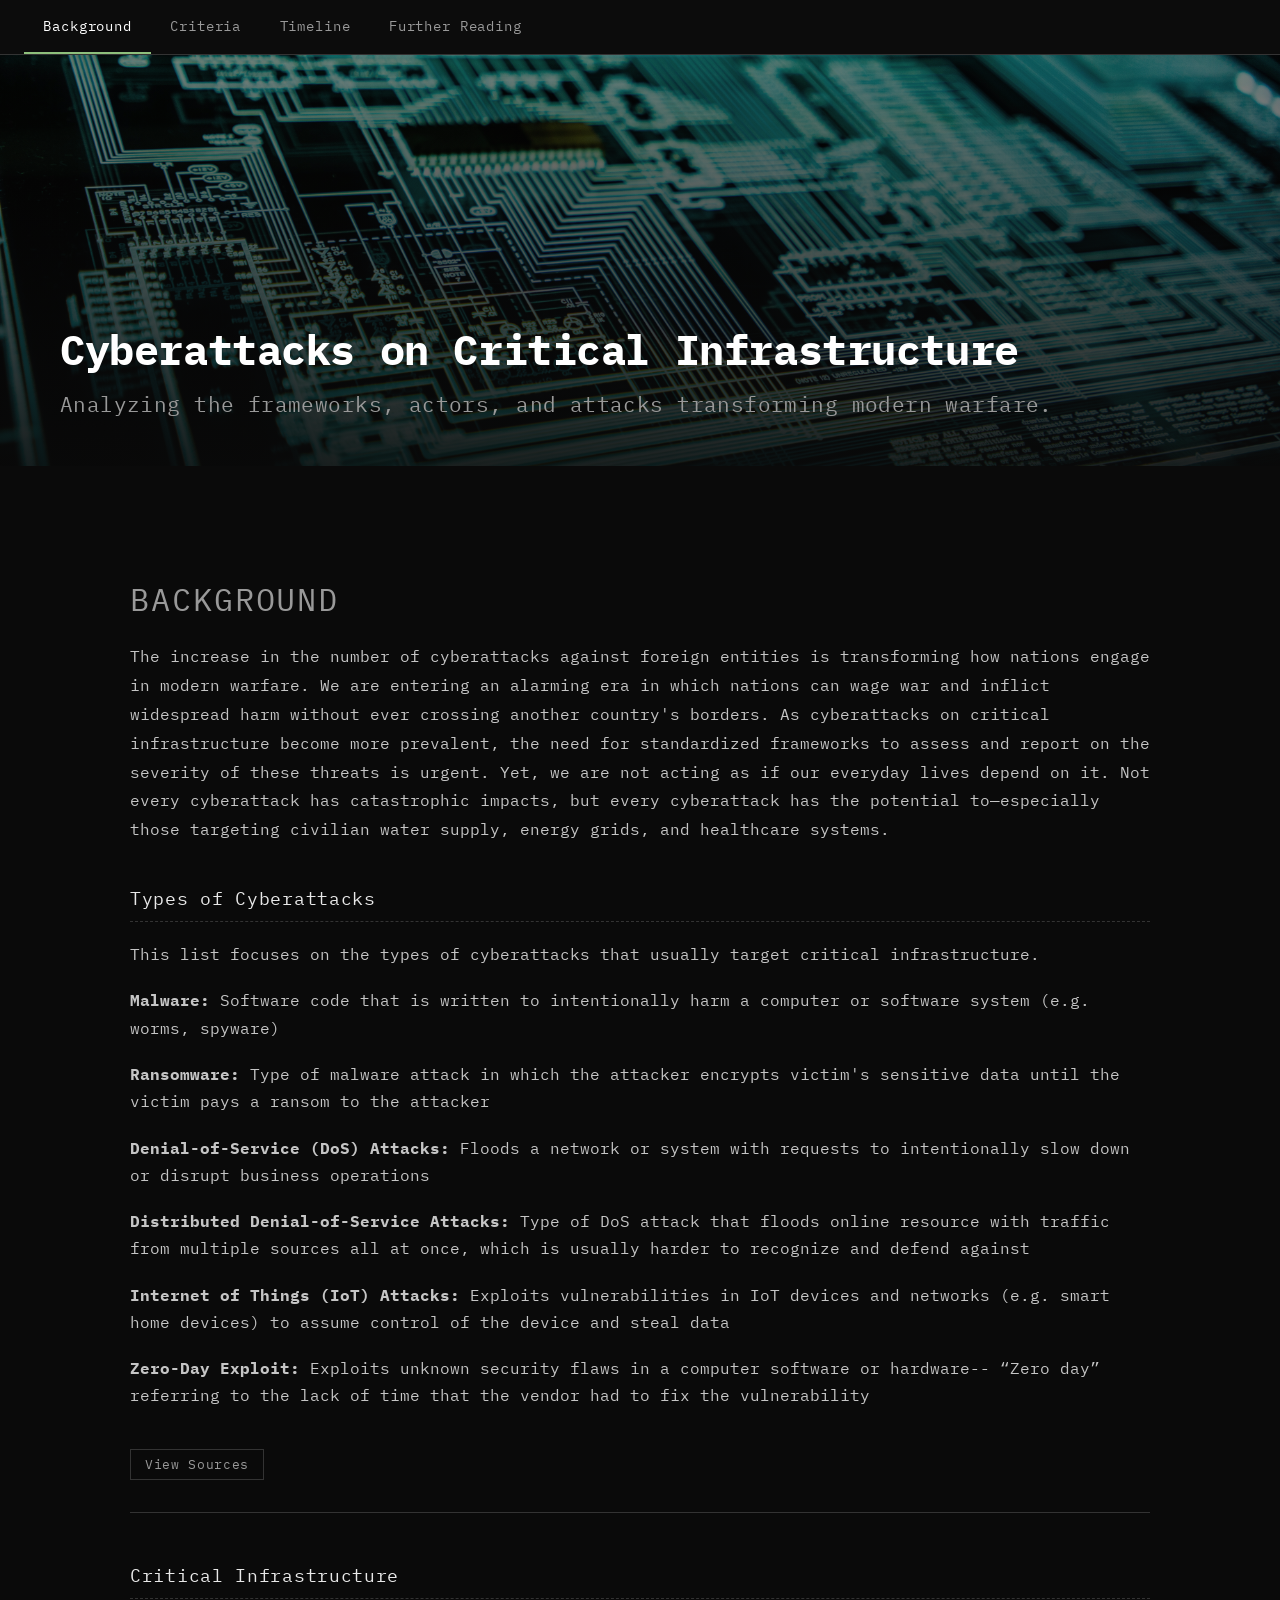
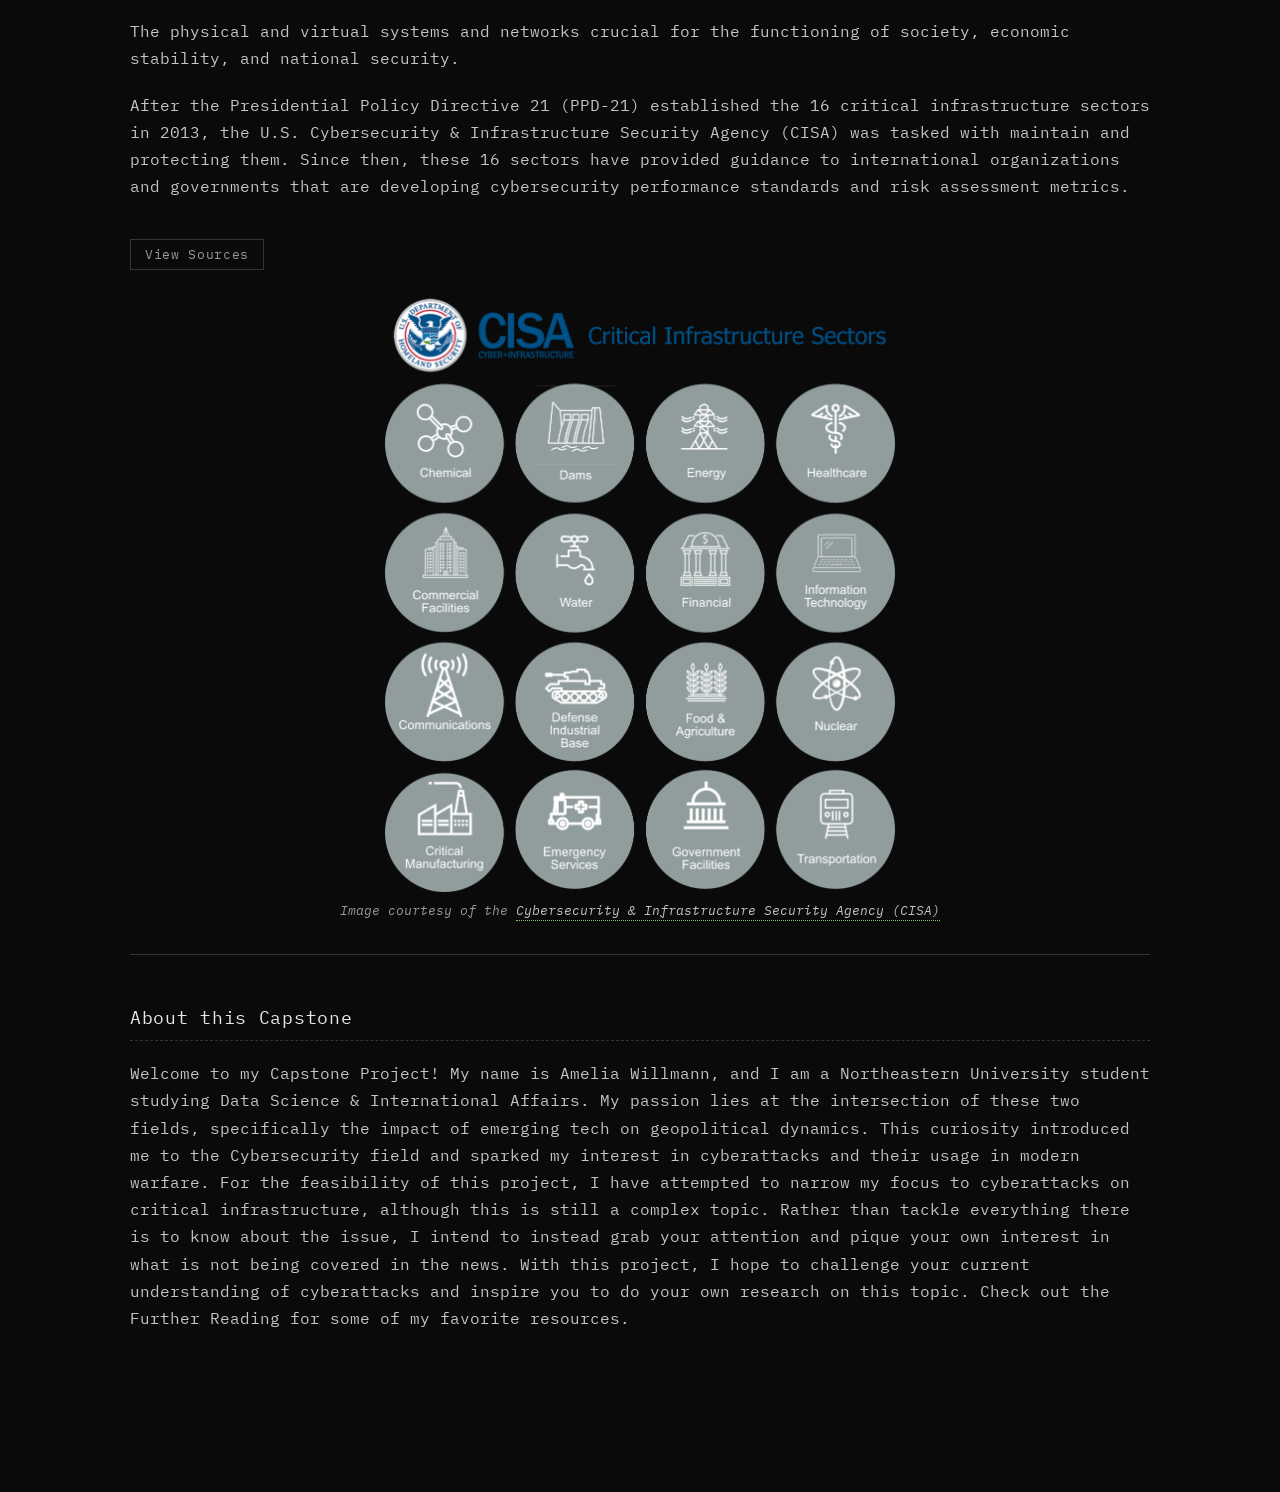
<file: index.html>
<!--
  ============================================================
  BACKGROUND PAGE — NOTES
  ============================================================

  ============================================================
-->
<!DOCTYPE html>
<html lang="en">
<head>
  <meta charset="UTF-8">
  <meta name="viewport" content="width=device-width, initial-scale=1.0">
  <title>Cyberattacks on Critical Infrastructure — Background</title>
  <link rel="preconnect" href="https://fonts.googleapis.com">
  <link rel="preconnect" href="https://fonts.gstatic.com" crossorigin>
  <link href="https://fonts.googleapis.com/css2?family=IBM+Plex+Mono:wght@400;700&display=swap" rel="stylesheet">
  <link rel="stylesheet" href="style.css">
  <script src="script.js" defer></script>
</head>
<body>

  <nav class="global-nav">
    <a href="index.html" class="active">Background</a>
    <a href="criteria.html">Criteria</a>
    <a href="timeline.html">Timeline</a>
    <a href="further-reading.html">Further Reading</a>
  </nav>

  <header class="report-banner">
    <div class="banner-image-wrapper">
      <img src="background_img.jpg" alt="Background Image" class="banner-image">
      <div class="banner-overlay"></div>
    </div>
    <div class="banner-text">
      <h1 class="banner-title">Cyberattacks on Critical Infrastructure</h1>
      <p class="banner-subtitle">Analyzing the frameworks, actors, and attacks transforming modern warfare.</p>
    </div>
  </header>

  <main class="page-content">
    <h2 class="page-title">Background</h2>
    <p class="page-intro">The increase in the number of cyberattacks against foreign entities is transforming how nations engage in modern warfare. We are entering an alarming era in which nations can wage war and inflict widespread harm without ever crossing another country's borders. As cyberattacks on critical infrastructure become more prevalent, the need for standardized frameworks to assess and report on the severity of these threats is urgent. Yet, we are not acting as if our everyday lives depend on it. Not every cyberattack has catastrophic impacts, but every cyberattack has the potential to—especially those targeting civilian water supply, energy grids, and healthcare systems.</p>

    <div class="content-block">
      <h2>Types of Cyberattacks</h2>
      <p>This list focuses on the types of cyberattacks that usually target critical infrastructure.</p>
      <p><strong>Malware:</strong> Software code that is written to intentionally harm a computer or software system (e.g. worms, spyware)</p>
      <p><strong>Ransomware:</strong> Type of malware attack in which the attacker encrypts victim's sensitive data until the victim pays a ransom to the attacker</p>
      <p><strong>Denial-of-Service (DoS) Attacks:</strong> Floods a network or system with requests to intentionally slow down or disrupt business operations</p>
      <p><strong>Distributed Denial-of-Service Attacks:</strong> Type of DoS attack that floods online resource with traffic from multiple sources all at once, which is usually harder to recognize and defend against</p>
      <p><strong>Internet of Things (IoT) Attacks:</strong> Exploits vulnerabilities in IoT devices and networks (e.g. smart home devices) to assume control of the device and steal data</p>
      <p><strong>Zero-Day Exploit:</strong> Exploits unknown security flaws in a computer software or hardware-- “Zero day” referring to the lack of time that the vendor had to fix the vulnerability</p>

      <button id="toggleSourcesBtn" class="view-sources-btn" onclick="toggleFootnotes()">View Sources</button>
      <div class="footnotes-wrapper" id="footnotesWrapper">
        <div class="footnotes">
          <ol>
            <li><a href="https://www.researchgate.net/publication/397537286_The_History_and_Evolution_of_Cyber_Attacks_-_A_Comprehensive_Study" target="_blank">https://www.researchgate.net/publication/397537286_The_History_and_Evolution_of_Cyber_Attacks_-_A_Comprehensive_Study</a></li>
            <li><a href="https://www.weforum.org/stories/2025/10/dangerous-blindspot-in-infrastructure-cybersecurity/" target="_blank">https://www.weforum.org/stories/2025/10/dangerous-blindspot-in-infrastructure-cybersecurity/</a></li>
            <li><a href="https://www.crowdstrike.com/en-us/cybersecurity-101/cyberattacks/common-cyberattacks/" target="_blank">https://www.crowdstrike.com/en-us/cybersecurity-101/cyberattacks/common-cyberattacks/</a></li>
            <li><a href="https://www.ibm.com/think/topics/cyberthreats-types" target="_blank">https://www.ibm.com/think/topics/cyberthreats-types</a></li>
          </ol>
        </div>
      </div>
    </div>

    <div class="content-block">
      <h2>Critical Infrastructure</h2>
      <p>The physical and virtual systems and networks crucial for the functioning of society, economic stability, and national security.</p>
      <p>After the Presidential Policy Directive 21 (PPD-21) established the 16 critical infrastructure sectors in 2013, the U.S. Cybersecurity & Infrastructure Security Agency (CISA) was tasked with maintain and protecting them. Since then, these 16 sectors have provided guidance to international organizations and governments that are developing cybersecurity performance standards and risk assessment metrics. </p>
      <button class="view-sources-btn" onclick="toggleFootnotesById('ciSources', this)">View Sources</button>
      <div class="footnotes-wrapper" id="ciSources">
        <div class="footnotes">
          <ol>
            <li><a href="https://www.ibm.com/think/topics/critical-infrastructure" target="_blank">https://www.ibm.com/think/topics/critical-infrastructure</a></li>
            <li><a href="https://www.cisa.gov/topics/critical-infrastructure-security-and-resilience/critical-infrastructure-sectors" target="_blank">https://www.cisa.gov/topics/critical-infrastructure-security-and-resilience/critical-infrastructure-sectors</a></li>
            <li><a href="https://www.atlanticcouncil.org/in-depth-research-reports/issue-brief/critical-infrastructure-cybersecurity-prioritization/" target="_blank">https://www.atlanticcouncil.org/in-depth-research-reports/issue-brief/critical-infrastructure-cybersecurity-prioritization/</a></li>
            <li><a href="https://www.cisa.gov/topics/risk-management/coronavirus/identifying-critical-infrastructure-during-covid-19" target="_blank">https://www.cisa.gov/topics/risk-management/coronavirus/identifying-critical-infrastructure-during-covid-19</a></li>
            <li><a href="https://www.eplus.com/solutions/service-provider-and-critical-infrastructure/critical-infrastructure-sectors" target="_blank">https://www.eplus.com/solutions/service-provider-and-critical-infrastructure/critical-infrastructure-sectors</a></li>
          </ol>
        </div>
      </div>
      <img src="critical-2.png" alt="CISA 16 Critical Infrastructure Sectors" style="width: 50%; display: block; border-radius: 4px; margin: 28px auto 8px;">
      <p style="text-align: center; font-style: italic; font-size: 0.8rem; color: var(--text-muted); margin-bottom: 0;">Image courtesy of the <a href="https://www.cisa.gov/topics/critical-infrastructure-security-and-resilience/critical-infrastructure-sectors" target="_blank">Cybersecurity & Infrastructure Security Agency (CISA)</a></p>
    </div>

    <div class="content-block">
      <h2>About this Capstone</h2>
      <p>Welcome to my Capstone Project! My name is Amelia Willmann, and I am a Northeastern University student 
        studying Data Science & International Affairs. My passion lies at the intersection of these two fields, 
        specifically the impact of emerging tech on geopolitical dynamics. This curiosity introduced me 
        to the Cybersecurity field and sparked my interest in cyberattacks and their usage in modern warfare. 
        For the feasibility of this project, I have attempted to narrow my focus to cyberattacks on critical 
        infrastructure, although this is still a complex topic. Rather than tackle everything there is to know 
        about the issue, I intend to instead grab your attention and pique your own interest in what is not 
        being covered in the news. With this project, I hope to challenge your current understanding of cyberattacks
        and inspire you to do your own research on this topic. Check out the Further Reading for some of my favorite resources.
       </p>
    </div>
  </main>

</body>
</html>
</file>
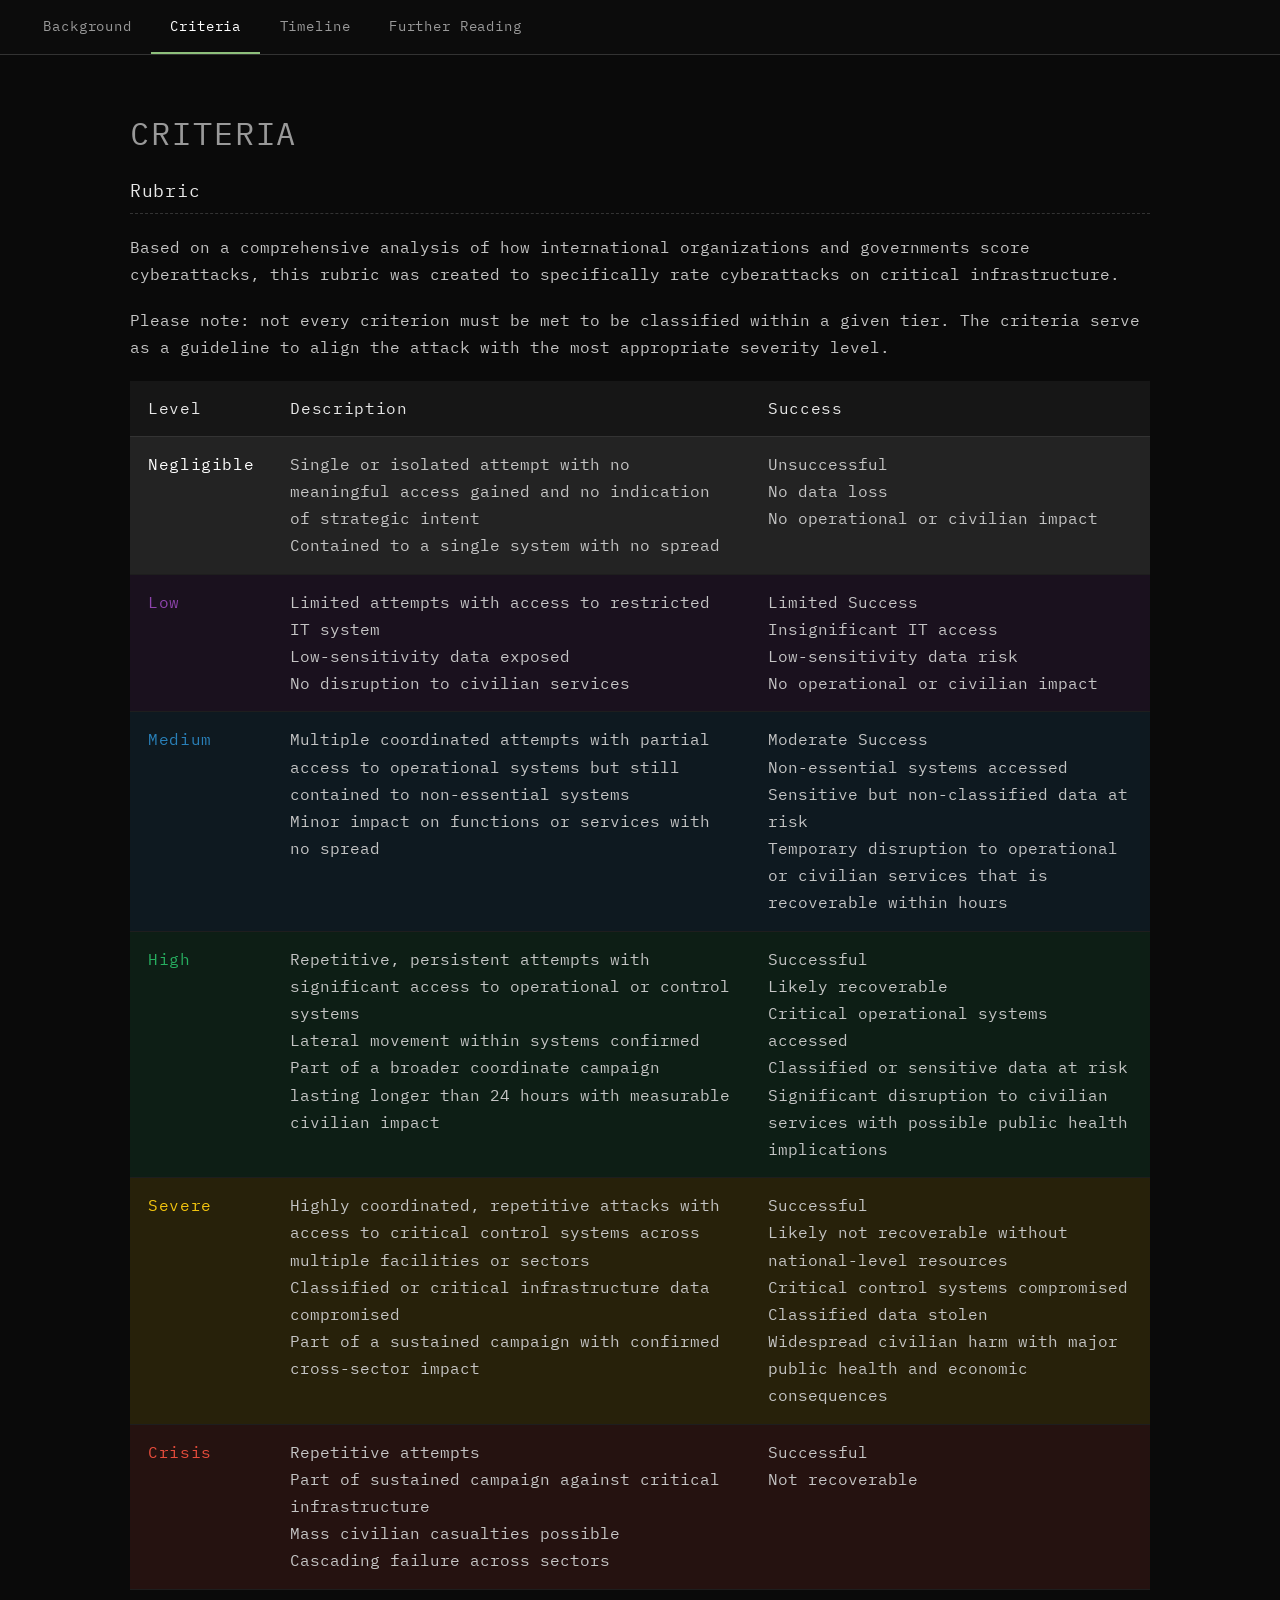
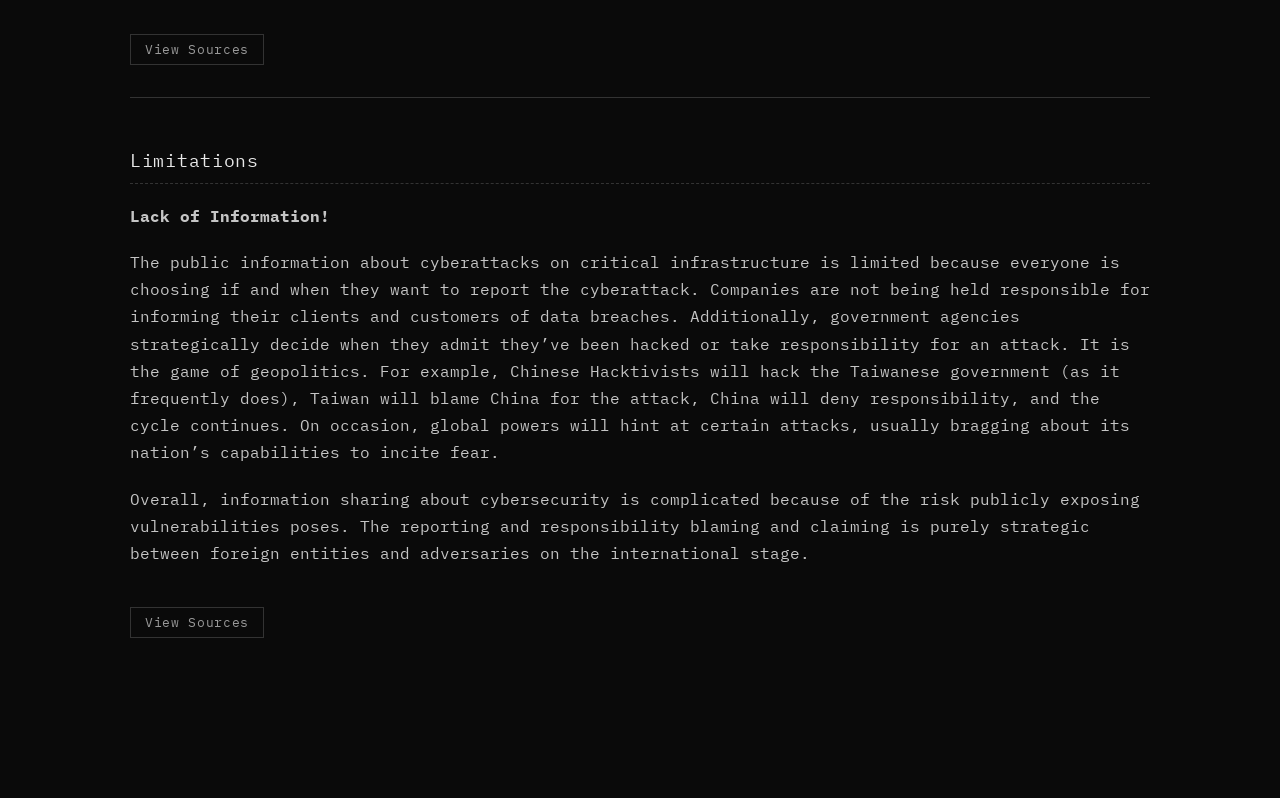
<file: criteria.html>
<!--
  ============================================================
  CRITERIA PAGE — NOTES
  ============================================================

  ============================================================
-->
<!DOCTYPE html>
<html lang="en">
<head>
  <meta charset="UTF-8">
  <meta name="viewport" content="width=device-width, initial-scale=1.0">
  <title>Cyberattacks on Critical Infrastructure — Criteria</title>
  <link rel="preconnect" href="https://fonts.googleapis.com">
  <link rel="preconnect" href="https://fonts.gstatic.com" crossorigin>
  <link href="https://fonts.googleapis.com/css2?family=IBM+Plex+Mono:wght@400;700&display=swap" rel="stylesheet">
  <link rel="stylesheet" href="style.css">
  <script src="script.js" defer></script>
  <script src="criteria.js" defer></script>
</head>
<body>

  <nav class="global-nav">
    <a href="index.html">Background</a>
    <a href="criteria.html" class="active">Criteria</a>
    <a href="timeline.html">Timeline</a>
    <a href="further-reading.html">Further Reading</a>
  </nav>

  <main class="page-content">
    <h1 class="page-title">Criteria</h1>

    <div class="content-block">
      <h2>Rubric</h2>
      <p>Based on a comprehensive analysis of how international organizations and governments score cyberattacks, this rubric was created to specifically rate cyberattacks on critical infrastructure.</p>
      <p>Please note: not every criterion must be met to be classified within a given tier. The criteria serve as a guideline to align the attack with the most appropriate severity level.</p>

      <table class="rubric-table">
        <thead>
          <tr>
            <th>Level</th>
            <th>Description</th>
            <th>Success</th>
          </tr>
        </thead>
        <tbody>
          <tr>
            <td class="rubric-level negligible">Negligible</td>
            <td>Single or isolated attempt with no meaningful access gained and no indication of strategic intent<br>Contained to a single system with no spread</td>
            <td>Unsuccessful<br>No data loss<br>No operational or civilian impact</td>
          </tr>
          <tr>
            <td class="rubric-level low">Low</td>
            <td>Limited attempts with access to restricted IT system<br>Low-sensitivity data exposed<br>No disruption to civilian services</td>
            <td>Limited Success<br>Insignificant IT access<br>Low-sensitivity data risk<br>No operational or civilian impact</td>
          </tr>
          <tr>
            <td class="rubric-level medium">Medium</td>
            <td>Multiple coordinated attempts with partial access to operational systems but still contained to non-essential systems<br>Minor impact on functions or services with no spread</td>
            <td>Moderate Success<br>Non-essential systems accessed<br>Sensitive but non-classified data at risk<br>Temporary disruption to operational or civilian services that is recoverable within hours</td>
          </tr>
          <tr>
            <td class="rubric-level high">High</td>
            <td>Repetitive, persistent attempts with significant access to operational or control systems<br>Lateral movement within systems confirmed<br>Part of a broader coordinate campaign lasting longer than 24 hours with measurable civilian impact</td>
            <td>Successful<br>Likely recoverable<br>Critical operational systems accessed<br>Classified or sensitive data at risk<br>Significant disruption to civilian services with possible public health implications</td>
          </tr>
          <tr>
            <td class="rubric-level severe">Severe</td>
            <td>Highly coordinated, repetitive attacks with access to critical control systems across multiple facilities or sectors<br>Classified or critical infrastructure data compromised<br>Part of a sustained campaign with confirmed cross-sector impact</td>
            <td>Successful<br>Likely not recoverable without national-level resources<br>Critical control systems compromised<br>Classified data stolen<br>Widespread civilian harm with major public health and economic consequences</td>
          </tr>
          <tr>
            <td class="rubric-level crisis">Crisis</td>
            <td>Repetitive attempts<br>Part of sustained campaign against critical infrastructure<br>Mass civilian casualties possible<br>Cascading failure across sectors</td>
            <td>Successful<br>Not recoverable</td>
          </tr>
        </tbody>
      </table>

      <button class="view-sources-btn" onclick="toggleFootnotesById('rubricSources', this)">View Sources</button>
      <div class="footnotes-wrapper" id="rubricSources">
        <div class="footnotes">
          <ol>
            <li><a href="https://www.cisa.gov/news-events/news/cisa-national-cyber-incident-scoring-system-nciss" target="_blank">https://www.cisa.gov/news-events/news/cisa-national-cyber-incident-scoring-system-nciss</a></li>
            <li><a href="https://www.sciencedirect.com/science/article/pii/S0167404824003791" target="_blank">https://www.sciencedirect.com/science/article/pii/S0167404824003791</a></li>
            <li><a href="https://internetpolicy.mit.edu/cyber-severity-score-2025/" target="_blank">https://internetpolicy.mit.edu/cyber-severity-score-2025/</a></li>
            <li><a href="https://www.csis.org/analysis/cyberattack-severity-classification-framework-republic-korea" target="_blank">https://www.csis.org/analysis/cyberattack-severity-classification-framework-republic-korea</a></li>
            <li><a href="https://safe.security/resources/insights/understanding-cvss-scores/#How-is-a-CVSS-score-calculated" target="_blank">https://safe.security/resources/insights/understanding-cvss-scores/#How-is-a-CVSS-score-calculated</a></li>
          </ol>
        </div>
      </div>
    </div>

    <div class="content-block">
      <h2>Limitations</h2>
      <p><strong>Lack of Information!</strong><p>
      <p>The public information about cyberattacks on critical infrastructure is limited because everyone is choosing if and when they want to report the cyberattack. Companies are not being held responsible for informing their clients and customers of data breaches. Additionally, government agencies strategically decide when they admit they’ve been hacked or take responsibility for an attack. It is the game of geopolitics. For example, Chinese Hacktivists will hack the Taiwanese government (as it frequently does), Taiwan will blame China for the attack, China will deny responsibility, and the cycle continues. On occasion, global powers will hint at certain attacks, usually bragging about its nation’s capabilities to incite fear. </p>
      <p>Overall, information sharing about cybersecurity is complicated because of the risk publicly exposing vulnerabilities poses. The reporting and responsibility blaming and claiming is purely strategic between foreign entities and adversaries on the international stage.</p>

      <button id="toggleSourcesBtn" class="view-sources-btn" onclick="toggleFootnotes()">View Sources</button>
      <div class="footnotes-wrapper" id="footnotesWrapper">
        <div class="footnotes">
          <ol>
            <li><a href="https://pmc.ncbi.nlm.nih.gov/articles/PMC5358372/" target="_blank">https://pmc.ncbi.nlm.nih.gov/articles/PMC5358372/</a></li>
            <li><a href="https://time.com/7209611/data-breaches-increase/" target="_blank">https://time.com/7209611/data-breaches-increase/</a></li>
          </ol>
        </div>
      </div>
    </div>
  </main>

</body>
</html>
</file>
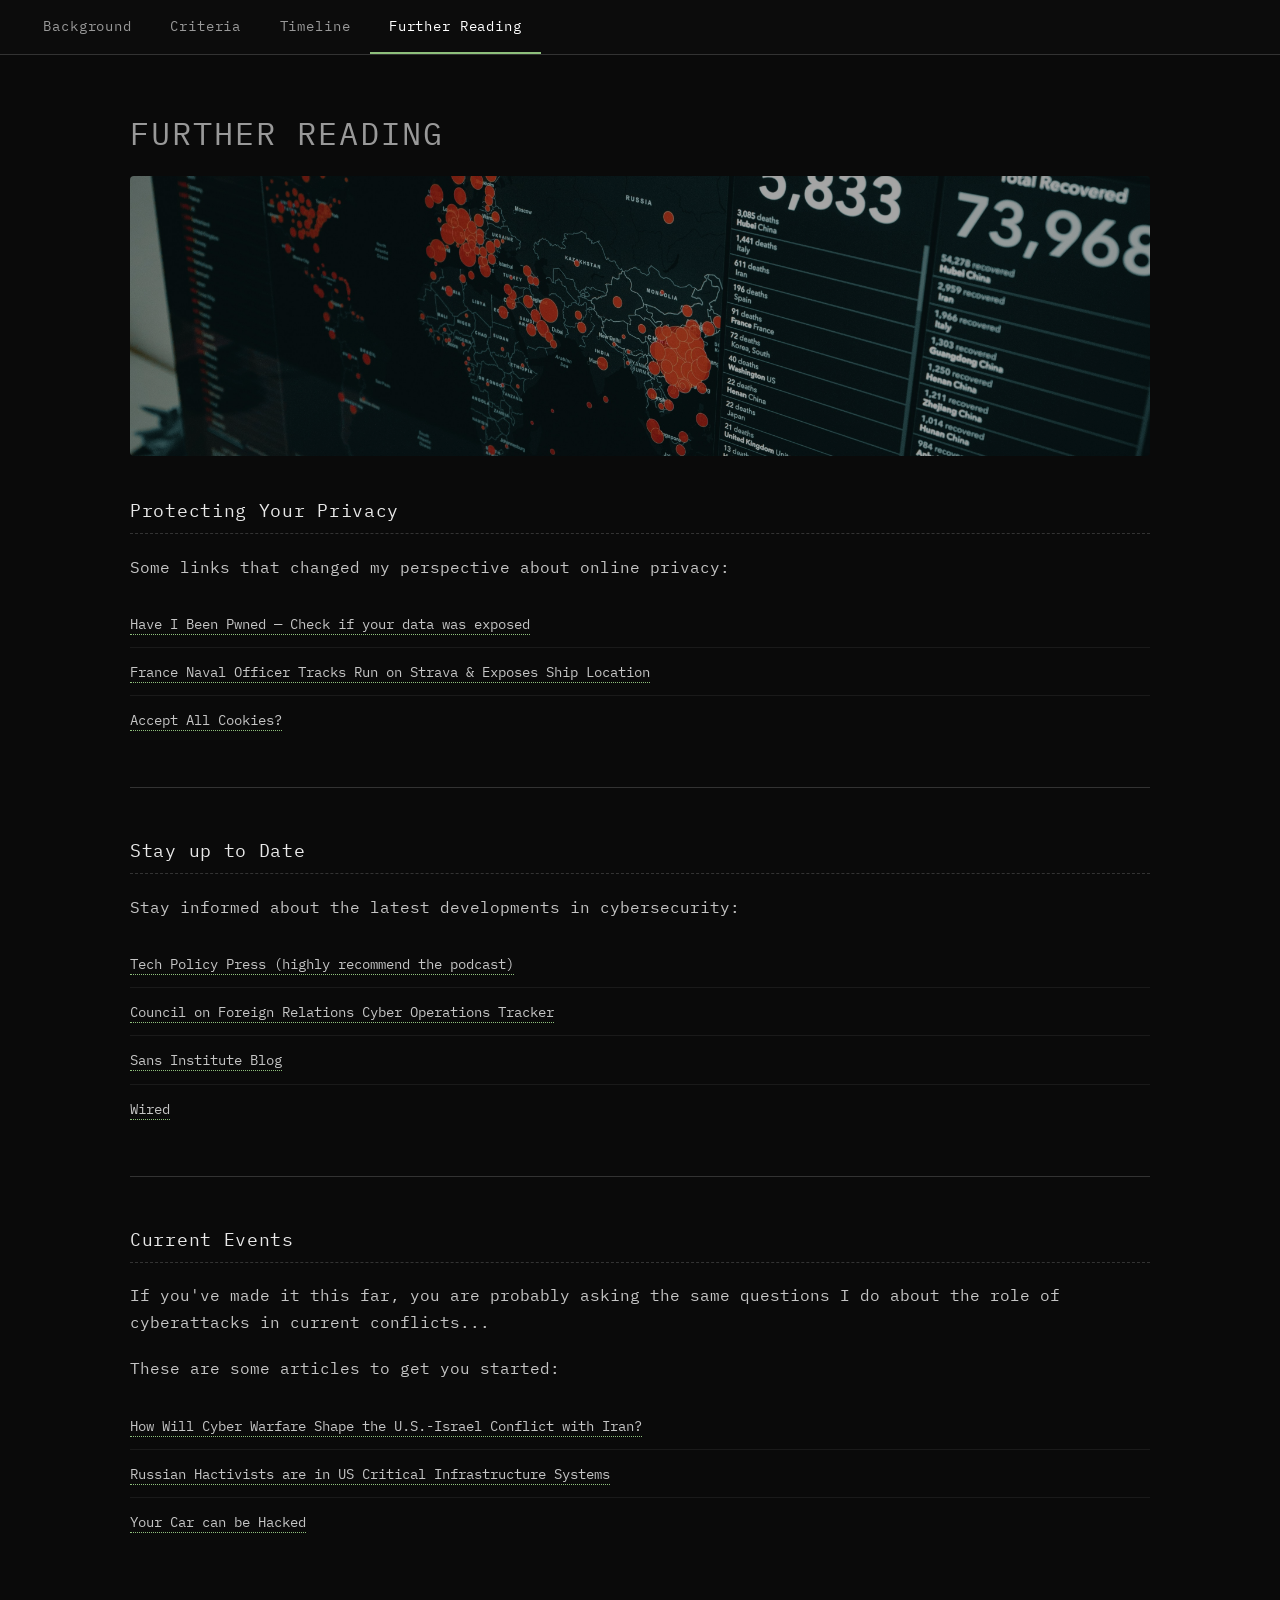
<file: further-reading.html>
<!--
  ============================================================
  FURTHER READING PAGE — NOTES
  ============================================================

  ============================================================
-->
<!DOCTYPE html>
<html lang="en">
<head>
  <meta charset="UTF-8">
  <meta name="viewport" content="width=device-width, initial-scale=1.0">
  <title>Cyberattacks on Critical Infrastructure — Further Reading</title>
  <link rel="preconnect" href="https://fonts.googleapis.com">
  <link rel="preconnect" href="https://fonts.gstatic.com" crossorigin>
  <link href="https://fonts.googleapis.com/css2?family=IBM+Plex+Mono:wght@400;700&display=swap" rel="stylesheet">
  <link rel="stylesheet" href="style.css">
  <script src="script.js" defer></script>
</head>
<body>

  <nav class="global-nav">
    <a href="index.html">Background</a>
    <a href="criteria.html">Criteria</a>
    <a href="timeline.html">Timeline</a>
    <a href="further-reading.html" class="active">Further Reading</a>
  </nav>

  <main class="page-content">
    <h1 class="page-title">Further Reading</h1>
    <div style="width: 100%; height: 280px; overflow: hidden; border-radius: 4px; margin-bottom: 2.5rem;">
      <img src="world_attacks.jpg" alt="World Cyberattacks Map" style="width: 100%; height: 100%; object-fit: cover; object-position: center; filter: brightness(0.65) saturate(0.85);">
    </div>

    <div class="content-block">
      <h2>Protecting Your Privacy</h2>
      <p>Some links that changed my perspective about online privacy:</p>

      <ul class="resource-list">
        <li><a href="https://haveibeenpwned.com/" target="_blank">Have I Been Pwned — Check if your data was exposed</a></li>
        <li><a href="https://apnews.com/article/france-aircraft-carrier-sailor-sports-app-location-acbd3595a2317c2b8068dc42082c3d51" target="_blank">France Naval Officer Tracks Run on Strava & Exposes Ship Location</a></li>
        <li><a href="https://medium.com/@tihomir.manushev/browser-cookies-what-they-are-how-they-work-and-why-they-matter-b0704b385dad" target="_blank">Accept All Cookies?</a></li>
      </ul>
    </div>

    <div class="content-block">
      <h2>Stay up to Date</h2>
      <p>Stay informed about the latest developments in cybersecurity:</p>

      <ul class="resource-list">
        <li><a href="https://www.techpolicy.press/" target="_blank">Tech Policy Press (highly recommend the podcast)</a></li>
        <li><a href="https://www.cfr.org/cyber-operations/" target="_blank">Council on Foreign Relations Cyber Operations Tracker</a></li>
        <li><a href="https://www.sans.org/blog" target="_blank">Sans Institute Blog</a></li>
        <li><a href="https://www.wired.com/" target="_blank">Wired</a></li>
      </ul>
    </div>

    <div class="content-block">
      <h2>Current Events</h2>
      <p>If you've made it this far, you are probably asking the same questions I do about the role of cyberattacks in current conflicts...<p>
        
      <p>These are some articles to get you started:</p>

      <ul class="resource-list">
        <li><a href="https://www.csis.org/analysis/how-will-cyber-warfare-shape-us-israel-conflict-iran" target="_blank">How Will Cyber Warfare Shape the U.S.-Israel Conflict with Iran?</a></li>
        <li><a href="https://www.cisa.gov/news-events/cybersecurity-advisories/aa25-343a" target="_blank">Russian Hactivists are in US Critical Infrastructure Systems</a></li>
        <li><a href="https://www.wired.com/2015/07/hackers-remotely-kill-jeep-highway/" target="_blank">Your Car can be Hacked</a></li>
      </ul>
    </div>

  </main>

</body>
</html>
</file>
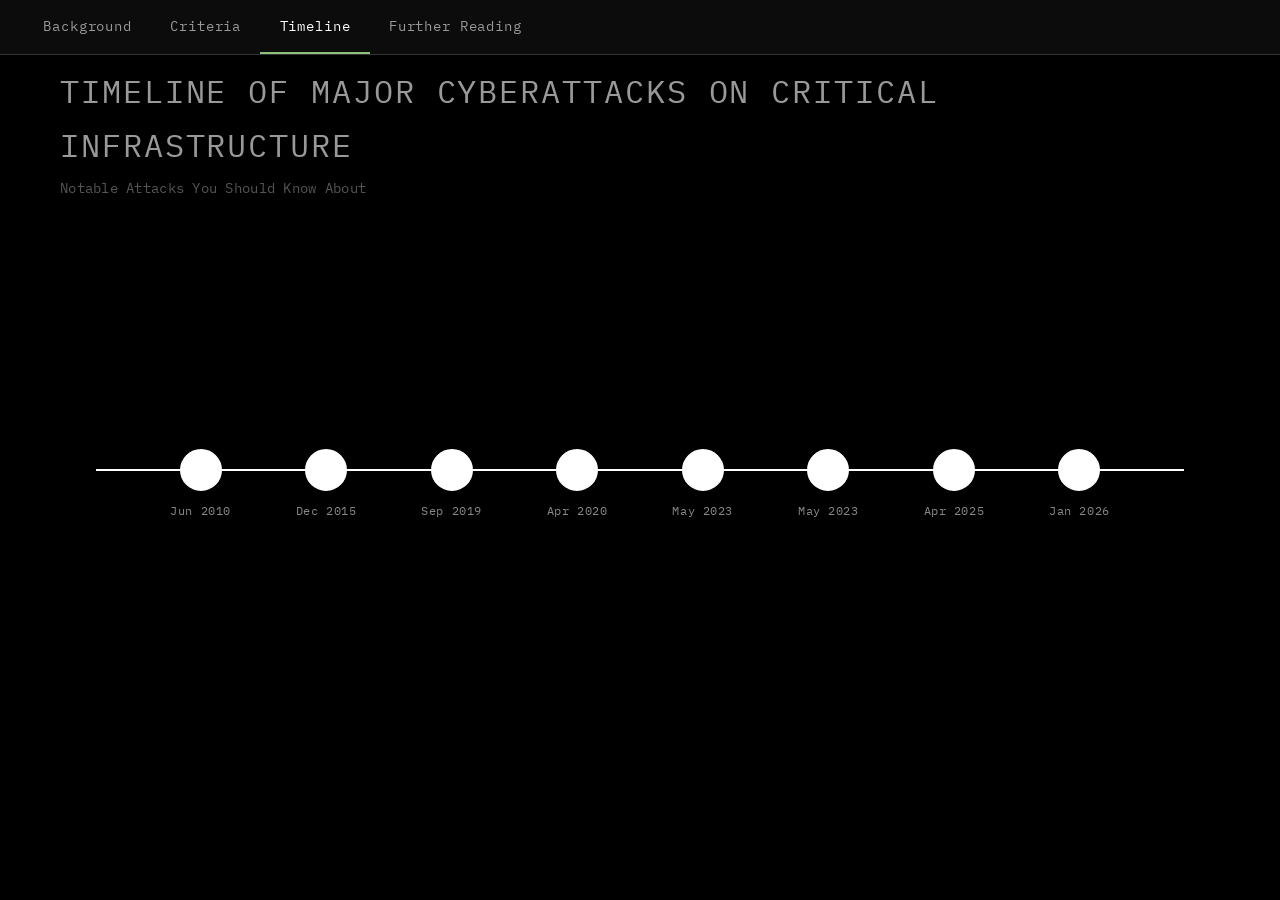
<file: timeline.html>
<!--
  ============================================================
  TIMELINE PAGE — NOTES
  ============================================================

  ============================================================
-->
<!DOCTYPE html>
<html lang="en">
<head>
  <meta charset="UTF-8">
  <meta name="viewport" content="width=device-width, initial-scale=1.0">
  <title>Cyberattacks on Critical Infrastructure — Timeline</title>

  <link rel="preconnect" href="https://fonts.googleapis.com">
  <link rel="preconnect" href="https://fonts.gstatic.com" crossorigin>
  <link href="https://fonts.googleapis.com/css2?family=IBM+Plex+Mono:wght@400;700&display=swap" rel="stylesheet">

  <link rel="stylesheet" href="style.css">
  <link rel="stylesheet" href="timeline.css">

  <script src="script.js" defer></script>
  <script src="timeline.js" defer></script>
</head>

<body>

  <nav class="global-nav">
    <a href="index.html">Background</a>
    <a href="criteria.html">Criteria</a>
    <a href="timeline.html" class="active">Timeline</a>
    <a href="further-reading.html">Further Reading</a>
  </nav>

  <!-- Page Header -->
  <div class="timeline-header">
    <h1 class="timeline-page-title">Timeline of Major Cyberattacks on Critical Infrastructure</h1>
    <p class="timeline-subtitle">Notable Attacks You Should Know About</p>
  </div>

  <!-- Hover Tooltip -->
  <div id="timeline-info-box" class="hidden"></div>

  <!-- Timeline -->
  <div class="timeline" id="timeline">
    <div class="timeline-point" data-year="Jun 2010" data-title="Stuxnet Computer Worm"           style="--color:#8e44ad" id="point1"></div>
    <div class="timeline-point" data-year="Dec 2015" data-title="Ukrainian Power Grid Attack"      style="--color:#27ae60" id="point2"></div>
    <div class="timeline-point" data-year="Sep 2019" data-title="Kudankulam Nuclear Power Plant"   style="--color:#2980b9" id="point3"></div>
    <div class="timeline-point" data-year="Apr 2020" data-title="Israel's Water Supply Attack"     style="--color:#f1c40f" id="point4"></div>
    <div class="timeline-point" data-year="May 2023" data-title="Volt Typhoon"                     style="--color:#2980b9" id="point5"></div>
    <div class="timeline-point" data-year="May 2023" data-title="Danish Power Companies Attack"    style="--color:#8e44ad" id="point6"></div>
    <div class="timeline-point" data-year="Apr 2025" data-title="Spain &amp; Portugal Blackouts"  style="--color:#27ae60" id="point7"></div>
    <div class="timeline-point" data-year="Jan 2026" data-title="Venezuela Blackout"               style="--color:#27ae60" id="point8"></div>
  </div>

  <!-- Ongoing Threat Arrows (hidden for v1 — re-enable in future iteration) -->
  <!--
  <div class="timeline-arrows" id="timeline-arrows">
    <div class="timeline-arrow" id="arrowTaiwan" data-title="Persistent Attacks Against Taiwan" style="--color:#e74c3c">
      Persistent Attacks Against Taiwan
    </div>
    <div class="timeline-arrow" id="arrowRussia" data-title="The US is Next" style="--color:#e67e22">
      The US is Next
    </div>
  </div>
  -->

  <!-- Sliding Detail Panel -->
  <div id="mini-page">
    <button class="close-btn">&times;</button>
    <div class="mini-header">
      <h2 id="mini-title">Title</h2>
    </div>
    <div id="mini-content"></div>
  </div>

</body>
</html>
</file>
<file: style.css>
/* === Variables === */
:root {
  --bg-main:       #0a0a0a;
  --text-main:     #c5c5c5;
  --text-headings: #e8e8e8;
  --text-title:    #ffffff;
  --text-muted:    #999999;
  --link-color:    #8ec07c;
  --link-hover:    #d3869b;
  --border-subtle: #333333;
  --nav-bg:        #0c0c0c;
  --nav-border:    #333333;
  --panel-bg:      #111111;
  --mono-font:     'IBM Plex Mono', monospace;
}

/* === Reset === */
*, *::before, *::after {
  margin: 0;
  padding: 0;
  box-sizing: border-box;
  font-family: var(--mono-font);
}

body {
  background-color: var(--bg-main);
  color: var(--text-main);
  font-size: 16px;
  line-height: 1.7;
  -webkit-font-smoothing: antialiased;
  -moz-osx-font-smoothing: grayscale;
}


/* === Global Navigation === */
.global-nav {
  position: fixed;
  top: 0;
  left: 0;
  width: 100%;
  display: flex;
  background-color: var(--nav-bg);
  border-bottom: 1px solid var(--nav-border);
  padding: 0 1.5rem;
  z-index: 9999;
}

.global-nav a {
  color: var(--text-muted);
  text-decoration: none;
  border-bottom: none;
  font-size: 0.9rem;
  letter-spacing: 0.06em;
  padding: 0.85rem 1.2rem;
  transition: color 0.2s ease;
}

.global-nav a:hover {
  color: var(--text-main);
}

.global-nav a.active {
  color: var(--text-title);
  border-bottom: 2px solid var(--link-color);
}

/* === Page Layout === */
.page-content {
  max-width: 1100px;
  margin: 0 auto;
  padding: 90px 40px 80px;
}

.page-title {
  font-size: 2rem;
  font-weight: normal;
  color: var(--text-muted);
  margin-bottom: 1rem;
  margin-top: 1rem;
  letter-spacing: 0.06em;
  text-transform: uppercase;
}

.page-intro {
  color: var(--text-main);
  margin-bottom: 2.5rem;
  line-height: 1.8;
}

/* === Content Blocks === */
.content-block {
  margin-bottom: 3rem;
  padding-bottom: 2rem;
  border-bottom: 1px solid var(--border-subtle);
}

.content-block:last-child {
  border-bottom: none;
}

.content-block h2 {
  font-size: 1.1rem;
  font-weight: normal;
  color: var(--text-headings);
  border-bottom: 1px dashed var(--border-subtle);
  padding-bottom: 0.4em;
  margin-bottom: 1.2rem;
  letter-spacing: 0.04em;
}

.content-block p {
  margin-bottom: 1.2rem;
  color: var(--text-main);
}

.content-block p:last-child {
  margin-bottom: 0;
}

/* === Links === */
a {
  color: var(--text-main);
  text-decoration: none;
  border-bottom: 1px dotted var(--link-color);
  padding-bottom: 1px;
  transition: color 0.2s ease, border-color 0.2s ease;
}

a:hover {
  color: var(--link-hover);
  border-bottom-color: var(--link-hover);
}

/* === Citations === */
.cite {
  color: var(--link-color);
  text-decoration: none;
  border-bottom: none;
  font-size: 0.8em;
  vertical-align: super;
  transition: color 0.2s;
}

.cite:hover {
  color: var(--link-hover);
}

/* === Sources Toggle === */
.view-sources-btn {
  background: transparent;
  color: var(--text-muted);
  border: 1px solid var(--border-subtle);
  padding: 6px 14px;
  cursor: pointer;
  font-family: var(--mono-font);
  font-size: 0.82rem;
  margin-top: 20px;
  letter-spacing: 0.05em;
  transition: color 0.2s, border-color 0.2s;
}

.view-sources-btn:hover {
  color: var(--text-main);
  border-color: var(--text-muted);
}

.footnotes-wrapper {
  overflow: hidden;
  max-height: 0;
  opacity: 0;
  transition: all 0.5s ease;
}

.footnotes-wrapper.open {
  max-height: 600px;
  opacity: 1;
}

.footnotes {
  font-size: 0.85em;
  margin-top: 14px;
  padding-top: 14px;
  border-top: 1px solid var(--border-subtle);
  color: var(--text-muted);
}

.footnotes ol {
  padding-left: 28px;
  overflow: visible;
}

.footnotes li {
  margin-bottom: 8px;
  line-height: 1.5;
}

/* === Rubric Table (Criteria page) === */
.rubric-table {
  width: 100%;
  border-collapse: collapse;
  margin: 16px 0 24px;
  font-size: 1rem;
}

.rubric-table th:last-child,
.rubric-table td:last-child {
  width: 400px;
}

.rubric-table th {
  background: #161616;
  color: var(--text-headings);
  padding: 14px 18px;
  text-align: left;
  font-weight: normal;
  border-bottom: 1px solid var(--border-subtle);
  letter-spacing: 0.04em;
}

.rubric-table td {
  padding: 14px 18px;
  border-bottom: 1px solid #1e1e1e;
  color: var(--text-main);
  vertical-align: top;
}

/* === Rubric Level Labels === */
.rubric-level {
  font-weight: normal;
  letter-spacing: 0.04em;
  white-space: nowrap;
}

.rubric-level.negligible { color: #ffffff; }
.rubric-level.low        { color: #8e44ad; }
.rubric-level.medium     { color: #2980b9; }
.rubric-level.high       { color: #27ae60; }
.rubric-level.severe     { color: #f1c40f; }
.rubric-level.crisis     { color: #e74c3c; }

/* === Rubric Row Background Colors === */
tr:has(.rubric-level.negligible) td { background: rgba(255,255,255,0.10); }
tr:has(.rubric-level.low)        td { background: rgba(142,68,173,0.12); }
tr:has(.rubric-level.medium)     td { background: rgba(41,128,185,0.12); }
tr:has(.rubric-level.high)       td { background: rgba(39,174,96,0.12); }
tr:has(.rubric-level.severe)     td { background: rgba(241,196,15,0.12); }
tr:has(.rubric-level.crisis)     td { background: rgba(231,76,60,0.12); }

/* === Visualization Placeholder === */
.viz-placeholder {
  background: #0d0d0d;
  border: 1px dashed var(--border-subtle);
  padding: 60px 20px;
  text-align: center;
  color: var(--text-muted);
  font-style: italic;
  font-size: 0.9rem;
  margin: 16px 0;
}

/* === Report Banner === */
.report-banner {
  position: relative;
  width: 100%;
  height: 420px;
  margin-top: 46px; /* height of fixed nav */
  overflow: hidden;
  display: flex;
  align-items: flex-end;
}

.banner-image-wrapper {
  position: absolute;
  inset: 0;
}

.banner-image {
  width: 100%;
  height: 100%;
  object-fit: cover;
  object-position: center;
  display: block;
  filter: brightness(0.65) saturate(0.85);
}

.banner-overlay {
  position: absolute;
  inset: 0;
  background: linear-gradient(
    to bottom,
    rgba(10, 10, 10, 0.2) 0%,
    rgba(10, 10, 10, 0.85) 100%
  );
}

.banner-text {
  position: relative;
  z-index: 1;
  padding: 0 60px 44px;
  width: 100%;
}

.banner-title {
  font-size: 2.6rem;
  font-weight: 700;
  color: #ffffff;
  letter-spacing: -0.01em;
  line-height: 1.2;
  margin: 0 0 12px;

  /* Typewriter effect */
  overflow: hidden;
  white-space: nowrap;
  border-right: 2px solid #8ec07c;
  width: 0;
  animation:
    typewriter 2.4s steps(44) 0.3s forwards,
    blink-caret 0.75s step-end 2.7s 3,
    hide-caret 0s 5s forwards;
}

@keyframes typewriter {
  from { width: 0; }
  to   { width: 100%; }
}

@keyframes blink-caret {
  50% { border-color: transparent; }
}

@keyframes hide-caret {
  to { border-color: transparent; }
}

.banner-subtitle {
  font-size: 1.3rem;
  color: #999;
  margin: 0;
  letter-spacing: 0.02em;
  opacity: 0;
  animation: fade-in-sub 0.6s ease 2.8s forwards;
}

@keyframes fade-in-sub {
  to { opacity: 1; }
}

@media (max-width: 768px) {
  .report-banner {
    height: 300px;
  }

  .banner-title {
    font-size: 1.8rem;
    white-space: normal;
    width: auto;
    animation: none;
    border-right: none;
  }

  .banner-subtitle {
    opacity: 1;
    animation: none;
  }

  .banner-text {
    padding: 0 24px 32px;
  }
}

/* === Attack Meta (inside timeline panel) === */
.attack-meta {
  background: #141414;
  border-left: 3px solid var(--link-color);
  padding: 12px 16px;
  margin: 16px 0 20px;
}

.attack-meta p {
  margin-bottom: 5px;
  font-size: 0.88rem;
  color: var(--text-muted);
  line-height: 1.5;
}

.attack-meta p:last-child {
  margin-bottom: 0;
}

.attack-meta strong {
  color: var(--text-headings);
}

/* === Resource List (Further Reading page) === */
.resource-list {
  list-style: none;
  padding: 0;
  margin: 12px 0;
}

.resource-list li {
  padding: 10px 0;
  border-bottom: 1px solid #1a1a1a;
}

.resource-list li:last-child {
  border-bottom: none;
}

.resource-list a {
  color: var(--text-main);
  font-size: 0.9rem;
  border-bottom: 1px dotted var(--link-color);
}

.resource-list a:hover {
  color: var(--link-hover);
}

/* === Learn More Button === */
.learn-more-btn {
  display: inline-block;
  color: var(--text-muted);
  border: 1px solid var(--border-subtle);
  padding: 8px 20px;
  text-decoration: none;
  font-size: 0.85rem;
  margin-top: 16px;
  letter-spacing: 0.05em;
  transition: color 0.2s, border-color 0.2s;
}

.learn-more-btn:hover {
  color: var(--text-main);
  border-color: var(--text-muted);
  border-bottom: 1px solid var(--text-muted);
}

/* === Responsive === */
@media (max-width: 768px) {
  .page-content {
    padding: 80px 20px 60px;
  }

  .global-nav a {
    padding: 0.75rem 0.7rem;
    font-size: 0.8rem;
  }
}
</file>
<file: timeline.css>
/* Timeline styles adapted from:
   https://github.com/irllyliketoast/Borinquen/blob/main/timeline.html */

/* === Timeline page body — always black === */
body {
  display: flex;
  flex-direction: column;
  justify-content: center;
  align-items: center;
  min-height: 100vh;
  position: relative;
  overflow: auto;
  background: #000000 !important;
}

/* === Page Header === */
.timeline-header {
  position: fixed;
  top: 46px; /* below nav */
  left: 0;
  width: 100%;
  padding: 18px 60px 14px;
  background: #000;
  z-index: 10;
}

.timeline-page-title {
  font-size: 2rem;
  font-weight: normal;
  color: #999;
  letter-spacing: 0.06em;
  text-transform: uppercase;
  margin: 0 0 4px;
}

.timeline-subtitle {
  font-size: 0.85rem;
  color: #555;
  margin: 0;
  letter-spacing: 0.02em;
}

/* === Horizontal Timeline Bar === */
.timeline {
  position: absolute;
  top: 50%;
  left: 50%;
  transform: translate(-50%, -50%);
  width: 85vw;
  height: 2px;
  background: #fff;
  display: flex;
  flex-direction: row;
  align-items: center;
  justify-content: space-evenly;
  transition: all 0.5s ease-in-out;
  z-index: 1;
  margin-top: 20px; /* account for nav + header */
}


/* === Timeline Nodes === */
.timeline-point {
  position: relative;
  width: 42px;
  height: 42px;
  background: #fff;
  border: 2px solid #fff;
  border-radius: 50%;
  cursor: pointer;
  display: flex;
  justify-content: center;
  align-items: center;
  transition: 0.4s;
}

/* Year label below each dot */
.timeline-point::after {
  content: attr(data-year);
  position: absolute;
  top: calc(100% + 12px);
  left: 50%;
  transform: translateX(-50%);
  font-size: 0.72rem;
  color: #888;
  white-space: nowrap;
  letter-spacing: 0.05em;
  font-family: 'IBM Plex Mono', monospace;
  pointer-events: none;
}

.timeline-point:hover {
  transform: scale(1.5);
  background: var(--color);
  border-color: var(--color);
  box-shadow: 0 0 16px var(--color);
}

.timeline-point.selected {
  transform: scale(2.4);
  background: var(--color);
  border-color: var(--color);
  box-shadow: 0 0 22px var(--color);
}

/* === Hover Tooltip === */
#timeline-info-box {
  position: absolute;
  background: #111;
  color: #e8e8e8;
  padding: 12px 20px;
  font-size: 1rem;
  display: none;
  pointer-events: none;
  white-space: nowrap;
  border: 1px solid #444;
  letter-spacing: 0.03em;
  font-family: 'IBM Plex Mono', monospace;
}

/* === Sliding Detail Panel === */
#mini-page {
  position: fixed;
  top: 0;
  right: 0;
  width: 75vw;
  height: 100%;
  background: #0d0d0d;
  border-left: 1px solid #222;
  padding: 10px 20px;
  transform: translateX(100%);
  transition: transform 0.4s ease-in-out;
  display: flex;
  flex-direction: column;
  overflow-y: auto;
  z-index: 100;
}

#mini-page.active {
  transform: translateX(0%);
}

/* === Panel Header === */
.mini-header {
  position: sticky;
  top: 0;
  background: #0d0d0d;
  z-index: 1;
  padding: 14px 0 12px;
  border-bottom: 1px dashed #333;
}

#mini-title {
  margin: 0;
  font-size: 1.1rem;
  font-weight: normal;
  color: #e8e8e8;
  letter-spacing: 0.02em;
}

#mini-page.active #mini-title {
  color: var(--color);
}

/* === Panel Content === */
#mini-content {
  margin-top: 16px;
  max-height: 90vh;
  overflow-y: auto;
  padding: 0 8px 30px;
  color: #c5c5c5;
  line-height: 1.75;
}

#mini-content h3 {
  font-size: 1rem;
  font-weight: normal;
  color: #e8e8e8;
  margin-bottom: 14px;
  margin-top: 20px;
  line-height: 1.5;
}

#mini-content h3:first-child {
  margin-top: 0;
}

#mini-content p {
  margin-bottom: 16px;
  font-size: 0.9rem;
}

/* === Close Button === */
.close-btn {
  align-self: flex-end;
  background: none;
  border: none;
  font-size: 20px;
  color: #666;
  cursor: pointer;
  padding: 4px 8px;
  transition: color 0.2s;
}

.close-btn:hover {
  color: #c5c5c5;
}

/* === Scrollbar === */
#mini-page::-webkit-scrollbar        { width: 0; }
#mini-page:hover::-webkit-scrollbar  { width: 6px; }
#mini-page::-webkit-scrollbar-track  { background: #0a0a0a; }
#mini-page::-webkit-scrollbar-thumb  { background: #333; }
#mini-page::-webkit-scrollbar-thumb:hover { background: #555; }


/* === Ongoing Threat Arrows === */
.timeline-arrows {
  position: absolute;
  top: calc(50% + 70px);
  left: 50%;
  transform: translateX(-50%);
  display: flex;
  flex-direction: row;
  gap: 20px;
  z-index: 1;
  margin-top: 60px;
  transition: opacity 0.3s ease;
}

.timeline-arrows.hidden {
  opacity: 0;
  pointer-events: none;
}

.timeline-arrow {
  color: #ffffff;
  font-family: 'IBM Plex Mono', monospace;
  font-size: 0.85rem;
  letter-spacing: 0.05em;
  cursor: pointer;
  padding: 8px 20px;
  border: 1px solid #ffffff;
  transition: color 0.2s, border-color 0.2s;
  white-space: nowrap;
}

.timeline-arrow:hover {
  color: var(--color);
  border-color: var(--color);
}

.timeline-arrow.selected {
  color: var(--color);
  border-color: var(--color);
}
</file>
